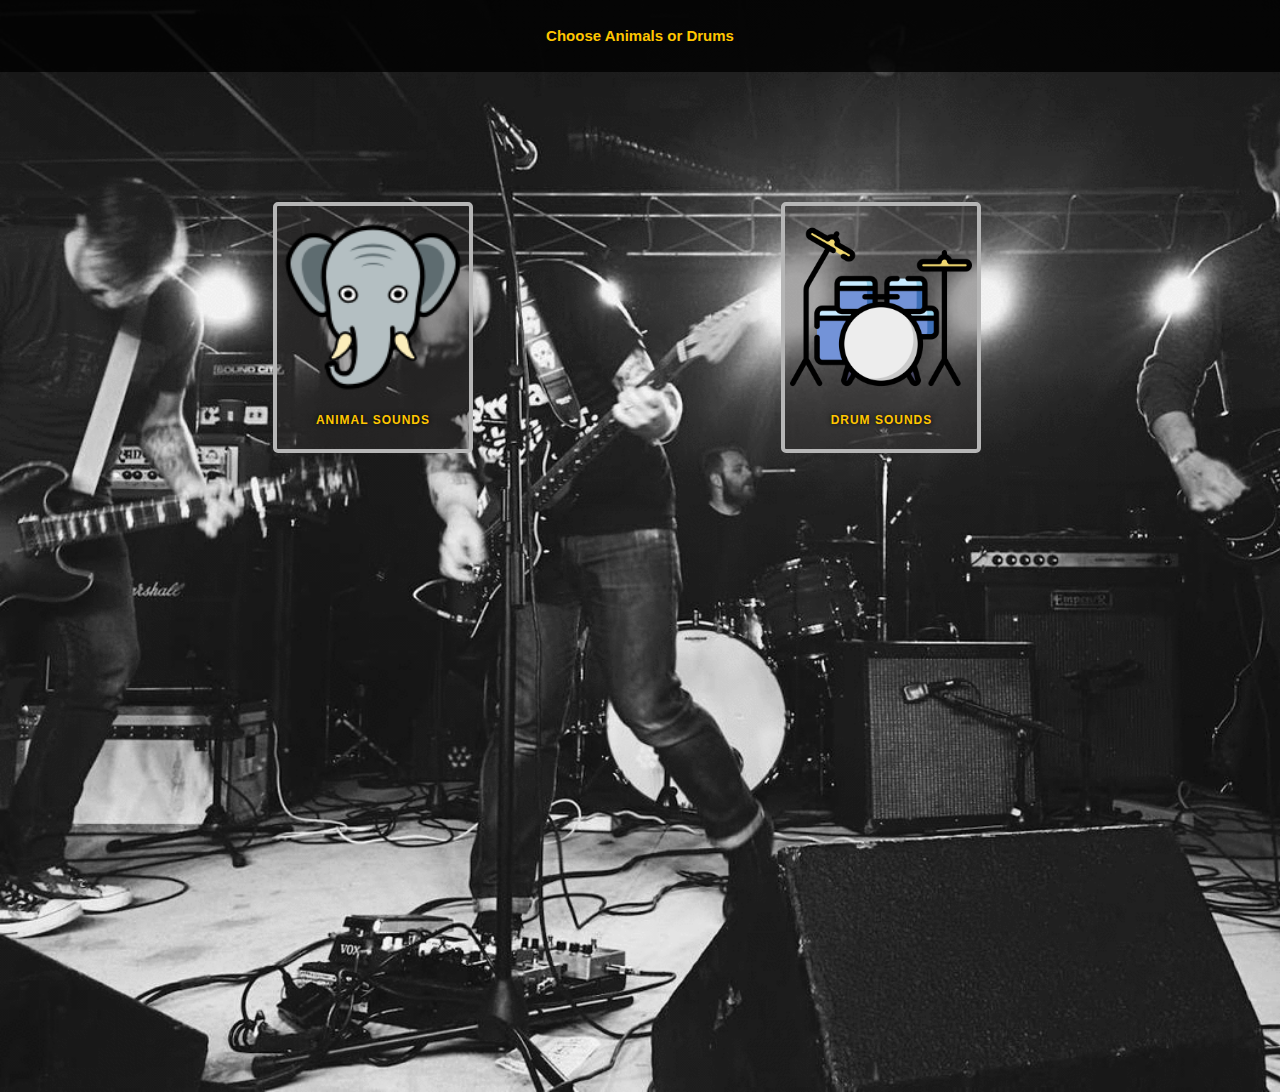
<file: index.html>
<!DOCTYPE html>
<html lang="en">

<head>
    <meta charset="UTF-8" />
    <meta name="viewport" content="width=device-width, initial-scale=1.0" />
    <title>Soundboard</title>
    <link rel="stylesheet" href="style.css" />
</head>

<body class="home">
    <div class="headerMain">
        <h2>Choose Animals or Drums</h2>
    </div>

    <div class="parent">
        <a href="./animals.html">
            <div class="icon key">
                <img src="./assets/animals.png" alt="elephant" />
                <p class="label sound">Animal Sounds</p>
            </div>
        </a>
        <a href="./drums.html">
            <div class="icon key">
                <img src="./assets/drumset.png" alt="drumset" />
                <p class="label sound">Drum Sounds</p>
            </div>
        </a>
    </div>
</body>

</html>
</file>
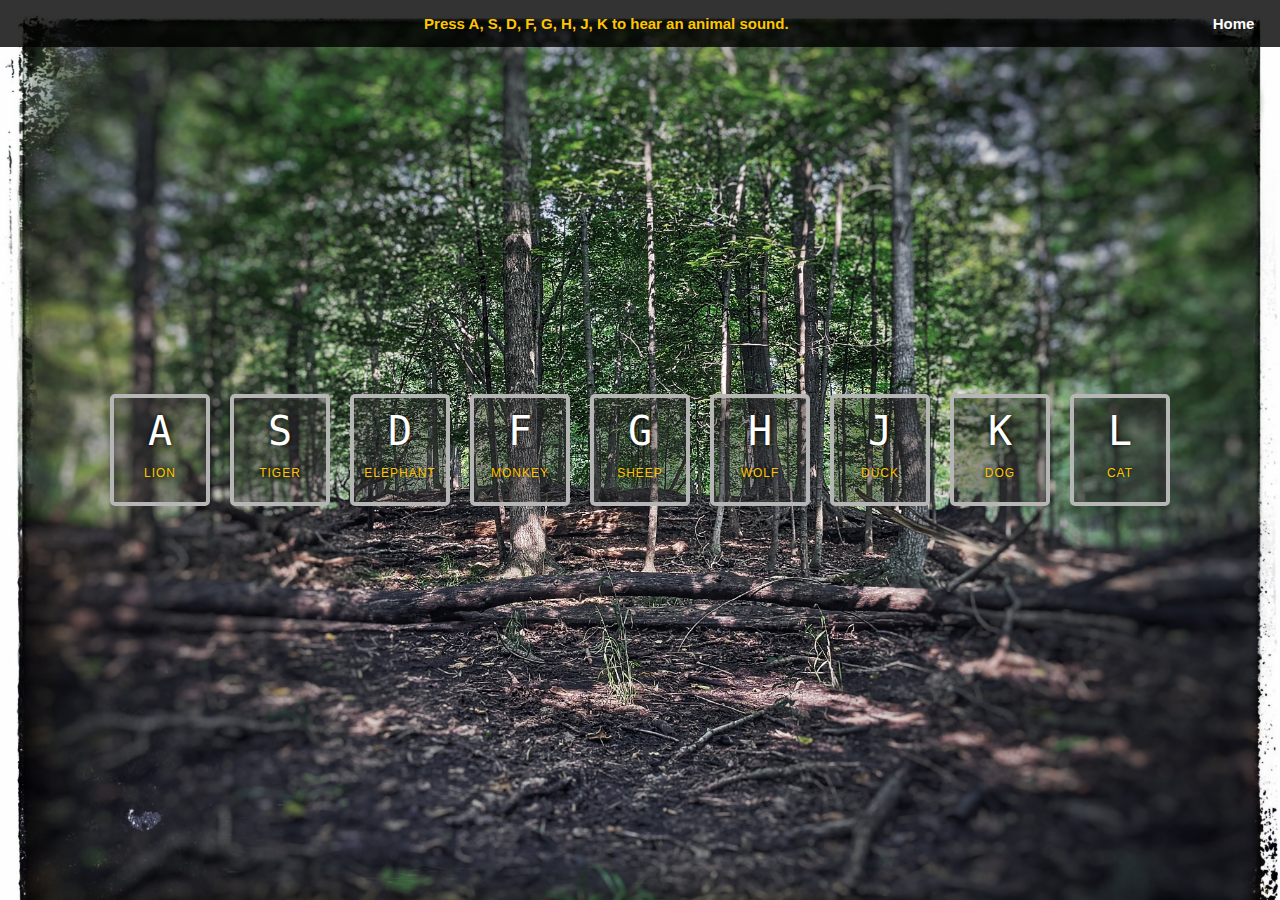
<file: animals.html>
<!DOCTYPE html>
<html lang="en">
  <head>
    <meta charset="UTF-8" />
    <meta name="viewport" content="width=device-width, initial-scale=1.0" />
    <title>Animal Noises</title>
    <link rel="stylesheet" href="style.css">
  </head>
  <body class="animal">
    <div class="header">
      <div class="instructions"></div>
      <a href="./index.html">Home</a>
    </div>
    <div class="keys">
      <div data-key="a" class="key">
        <kbd>A</kbd>
        <p class="sound">Lion</p>
      </div>
      <div data-key="s" class="key">
        <kbd>S</kbd>
        <p class="sound">Tiger</p>
      </div>
      <div data-key="d" class="key">
        <kbd>D</kbd>
        <p class="sound">Elephant</p>
      </div>
      <div data-key="f" class="key">
        <kbd>F</kbd>
        <p class="sound">Monkey</p>
      </div>
      <div data-key="g" class="key">
        <kbd>G</kbd>
        <p class="sound">Sheep</p>
      </div>
      <div data-key="h" class="key">
        <kbd>H</kbd>
        <p class="sound">Wolf</p>
      </div>
      <div data-key="j" class="key">
        <kbd>J</kbd>
        <p class="sound">Duck</p>
      </div>
      <div data-key="k" class="key">
        <kbd>K</kbd>
        <p class="sound">Dog</p>
      </div>
      <div data-key="l" class="key">
        <kbd>L</kbd>
        <p class="sound">Cat</p>
      </div>
    </div>

    <audio data-key="a" src="./assets/sounds/lion.mp3"></audio>
    <audio data-key="s" src="./assets/sounds/Tiger.mp3"></audio>
    <audio data-key="d" src="./assets/sounds/elephant.mp3"></audio>
    <audio data-key="f" src="./assets/sounds/monkey.mp3"></audio>
    <audio data-key="g" src="./assets/sounds/sheep.mp3"></audio>
    <audio data-key="h" src="./assets/sounds/wolf.mp3"></audio>
    <audio data-key="j" src="./assets/sounds/duck.mp3"></audio>
    <audio data-key="k" src="./assets/sounds/dog.mp3"></audio>
    <audio data-key="l" src="./assets/sounds/cat.mp3"></audio>

    <script src="./assets/animals.js"></script>
  </body>
</html>
</file>
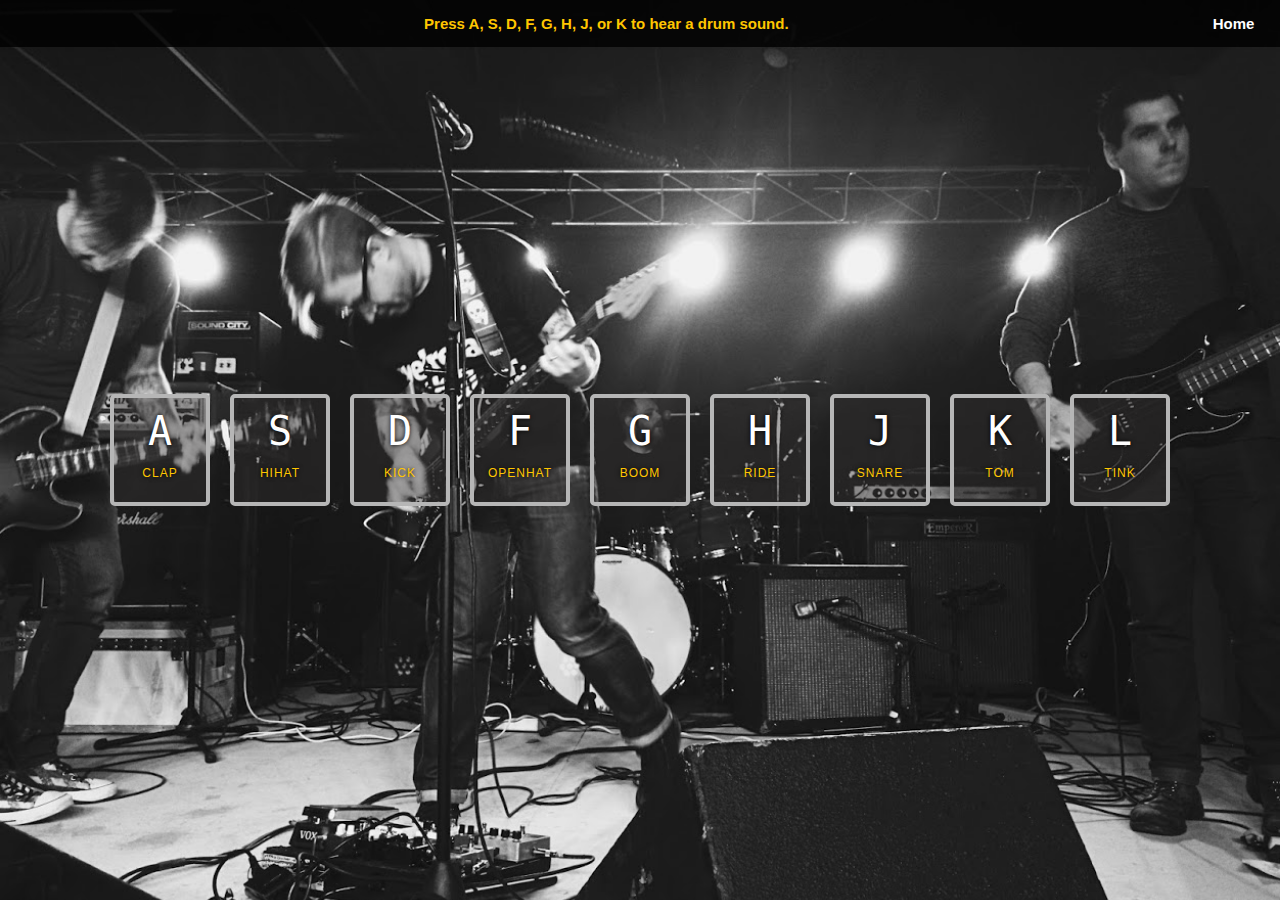
<file: drums.html>
<!DOCTYPE html>
<html lang="en">
<head>
    <meta charset="UTF-8">
    <meta name="viewport" content="width=device-width, initial-scale=1.0">
    <title>Drum Machine</title>
    <link rel="stylesheet" href="style.css">
</head>
<body class="drums">
    <div class="header">
        <div class="instructions"></div>
        <a href="./index.html">Home</a>
    </div>
    <div class="keys">
        <div data-key="a" class="key">
            <kbd>A</kbd>
            <p class="sound">clap</p>
        </div>
        <div data-key="s" class="key">
            <kbd>S</kbd>
            <p class="sound">hihat</p>
        </div>
        <div data-key="d" class="key">
            <kbd>D</kbd>
            <p class="sound">kick</p>
        </div>
        <div data-key="f" class="key">
            <kbd>F</kbd>
            <p class="sound">openhat</p>
        </div>
        <div data-key="g" class="key">
            <kbd>G</kbd>
            <p class="sound">boom</p>
        </div>
        <div data-key="h" class="key">
            <kbd>H</kbd>
            <p class="sound">ride</p>
        </div>
        <div data-key="j" class="key">
            <kbd>J</kbd>
            <p class="sound">snare</p>
        </div>
        <div data-key="k" class="key">
            <kbd>K</kbd>
            <p class="sound">tom</p>
        </div>
        <div data-key="l" class="key">
            <kbd>L</kbd>
            <p class="sound">tink</p>
        </div>
    </div>

    <audio data-key="a" src="./assets/sounds/clap.wav"></audio>
    <audio data-key="s" src="./assets/sounds/hihat.wav"></audio>
    <audio data-key="d" src="./assets/sounds/kick.wav"></audio>
    <audio data-key="f" src="./assets/sounds/openhat.wav"></audio>
    <audio data-key="g" src="./assets/sounds/boom.wav"></audio>
    <audio data-key="h" src="./assets/sounds/ride.wav"></audio>
    <audio data-key="j" src="./assets/sounds/snare.wav"></audio>
    <audio data-key="k" src="./assets/sounds/tom.wav"></audio>
    <audio data-key="l" src="./assets/sounds/tink.wav"></audio>


    <script src="./assets/drum.js"></script>
</body>
</html>
</file>
<file: style.css>
/* border box declartion */
html {
  box-sizing: border-box;
  /* below makes it so you don't get the tap effect on touch devices */
  -webkit-tap-highlight-color: rgba(255, 255, 255, 0);
  font-size: 10px;
}

*,
*:before,
*:after {
  box-sizing: inherit;
}
body {
  font-family: sans-serif;
  margin: 0;
  height: 100vh;
  width: 100%;
}
.home {
    background-image: url(./assets/homeBackground.gif);
    background-size: cover;
    background-repeat: no-repeat;
}
.parent {
    margin-top: 25%;
    display: flex;
    flex-direction: column;
    align-items: center;
}
.label {
    text-align: center;
}
.icon img {
    width: 150px;
    max-width: 100%;
    max-height: 100%;
}
h2 {
    text-align: center;
}
a,
a:visited,
a:active {
  font-size: 1.5rem;
  text-emphasis: none;
  text-decoration: none;
  color: white;
  font-weight: bold;
  margin-right: 2%;
}
a:hover {
  color: #ffc600;
}
.headerMain {
    position: absolute;
    top: 0;
    left: 0;
    width: 100%;
    padding: 15px 0px;
    background-color: rgba(0, 0, 0, .8);
    color:#ffc600;
    font-weight: bold;
    display: flex;
    flex-direction: row;
    flex-wrap: nowrap;
    justify-content: center;
  }
.header {
  position: absolute;
  top: 0;
  left: 0;
  width: 100%;
  padding: 15px 0px;
  background-color: rgba(0, 0, 0, .8);
  color:#ffc600;
  font-weight: bold;
  display: flex;
  flex-direction: row;
  flex-wrap: nowrap;
  justify-content: space-between;
}
.instructions {
  flex: 2;
  text-align: center;
  font-size: 1.5rem;
}
.animal {
  height: 100vh;
  width: 100%;
  overflow: hidden;
  background-image: url(./assets/backgroundAnimals.jpg);
  background-size: cover;
  background-repeat: no-repeat;
}
.drums {
  background-image: url(./assets/backgroundDrums.jpg);
  background-size: cover;
  background-repeat: no-repeat;
}
.keys {
  display: flex;
  flex-wrap: wrap;
  flex: 1;
  min-height: 100vh;
  align-items: center;
  justify-content: center;
}

.key {
  border: 0.4rem solid rgb(182, 182, 182);
  border-radius: 0.5rem;
  margin: 1rem;
  font-size: 1.5rem;
  padding: 1rem 0.5rem;
  transition: all 0.07s ease;
  width: 10rem;
  text-align: center;
  color: white;
  background: rgba(53, 50, 50, 0.4);
  text-shadow: 0 0 0.5rem black;
}

.playing {
  transform: scale(1.1);
  border-color: #ffc600;
  box-shadow: 0 0 1rem #ffc600;
}

kbd {
  display: block;
  font-size: 4rem;
}

.sound {
  font-size: 1.2rem;
  text-transform: uppercase;
  letter-spacing: 0.1rem;
  color: #ffc600;
}

@media only screen and (min-width: 768px) {
    .parent {
        flex-direction: row;
        justify-content: space-evenly;
        margin-top: 15%;
    }
    .icon {
        width: 20rem;
    }
    .icon img {
        width: 350px;
        max-width: 100%;
        max-height: 100%;
    }
}
</file>
